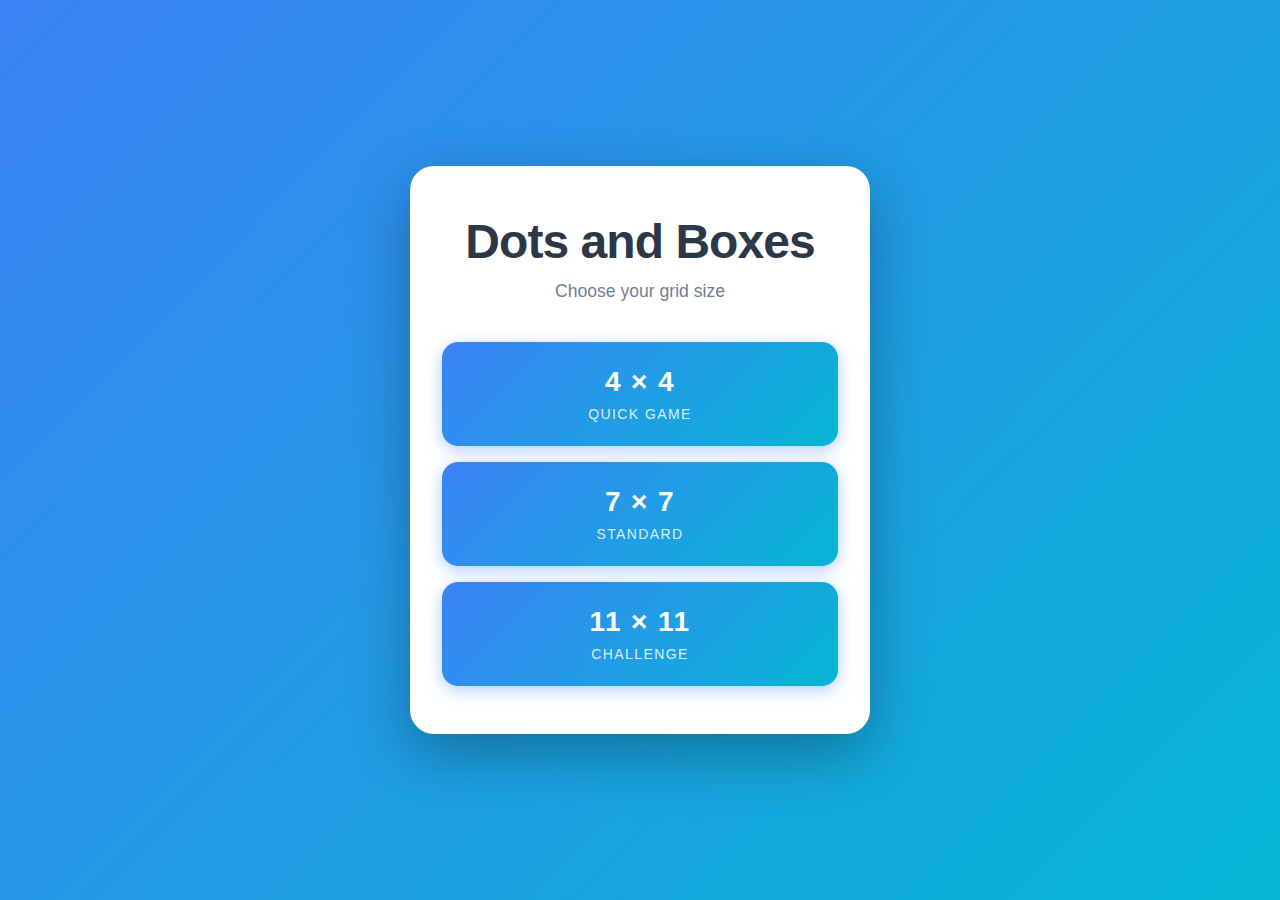
<file: index.html>
<!DOCTYPE html>
<html lang="en">
<head>
  <meta charset="UTF-8">
  <meta name="viewport" content="width=device-width, initial-scale=1.0">
  <title>Dots and Boxes</title>
  <link rel="stylesheet" href="game-style.css">
</head>
<body>

<div class="menu-container">
  <div class="menu-content">
    <h1 class="menu-heading">Dots and Boxes</h1>
    <p class="menu-subtitle">Choose your grid size</p>

    <div class="menu-buttons">
      <button class="menu-btn" onclick="startGame(4)">
        <span class="btn-size">4 × 4</span>
        <span class="btn-label">Quick Game</span>
      </button>
      <button class="menu-btn" onclick="startGame(7)">
        <span class="btn-size">7 × 7</span>
        <span class="btn-label">Standard</span>
      </button>
      <button class="menu-btn" onclick="startGame(11)">
        <span class="btn-size">11 × 11</span>
        <span class="btn-label">Challenge</span>
      </button>
    </div>
  </div>
</div>

<script>
  function startGame(size) {
    window.location.href = `dotsboxesgrid.html?size=${size}`;
  }
</script>

</body>
</html>
</file>
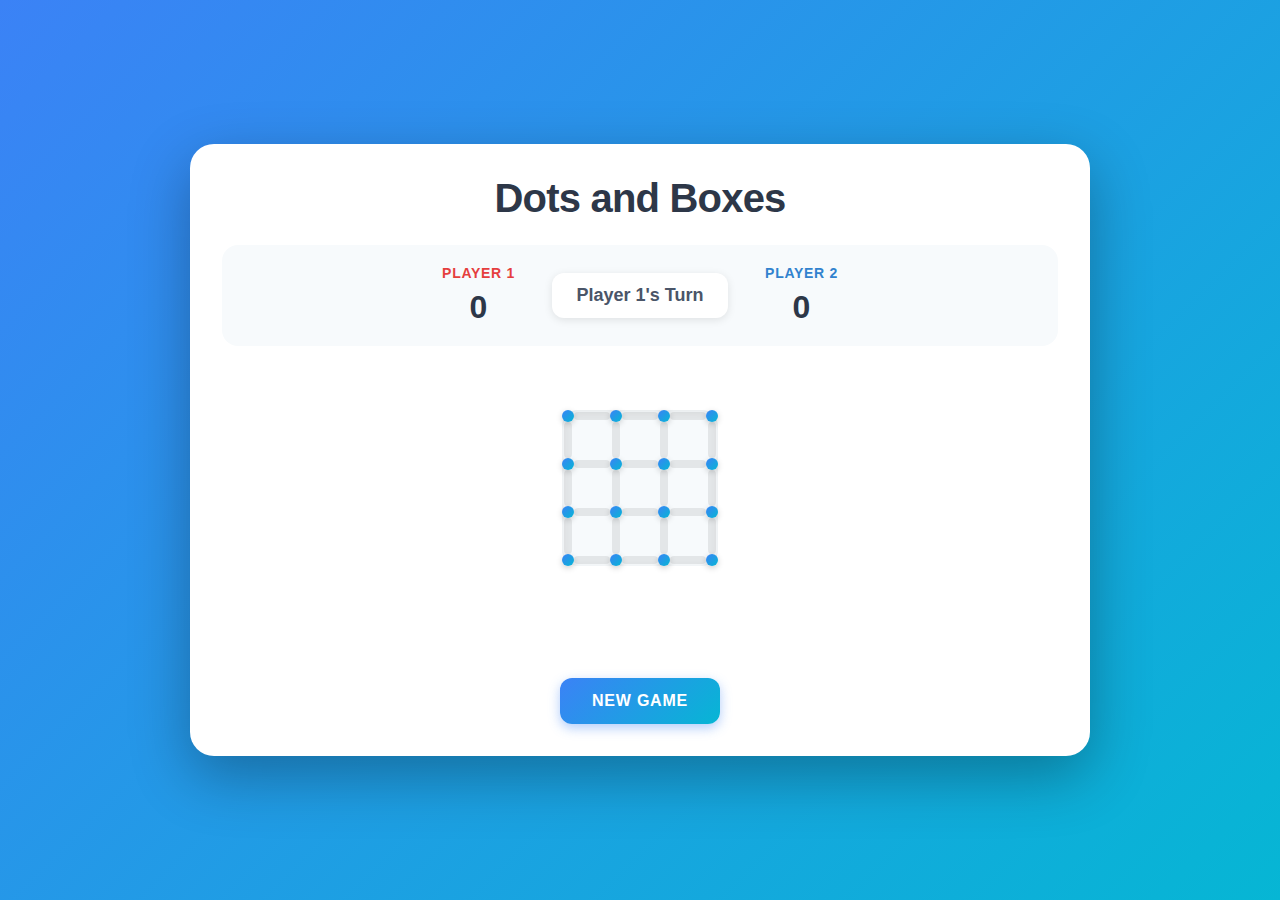
<file: dotsboxesgrid.html>
<!DOCTYPE html>
<html lang="en">
<head>
    <meta charset="UTF-8">
    <meta name="viewport" content="width=device-width, initial-scale=1.0">
    <title>Dots and Boxes - Play</title>
    <link rel="stylesheet" href="game-style.css">
</head>
<body>

  <div class="game-container">
    <div class="game-header">
      <h1 class="game-title">Dots and Boxes</h1>

      <div class="scoreboard">
        <div class="player-score p1-score">
          <div class="player-label">Player 1</div>
          <div class="score-value" id="score-p0">0</div>
        </div>
        <div class="turn-indicator" id="turn">Player 1's Turn</div>
        <div class="player-score p2-score">
          <div class="player-label">Player 2</div>
          <div class="score-value" id="score-p1">0</div>
        </div>
      </div>
    </div>

    <div class="board-wrapper">
      <div id="board"></div>
    </div>

    <div class="game-footer">
      <div id="status" class="status-message"></div>
      <button id="reset" class="reset-btn">New Game</button>
    </div>
  </div>

  <script type="module" src="game.js"></script>
</body>
</html>
</file>
<file: game-style.css>
* {
  margin: 0;
  padding: 0;
  box-sizing: border-box;
}

body {
  font-family: -apple-system, BlinkMacSystemFont, 'Segoe UI', Roboto, 'Helvetica Neue', Arial, sans-serif;
  background: linear-gradient(135deg, #3b82f6 0%, #06b6d4 100%);
  min-height: 100vh;
  display: flex;
  align-items: center;
  justify-content: center;
  padding: 20px;
  overflow-x: hidden;
}

/* Menu Styles */
.menu-container {
  width: 100%;
  max-width: 500px;
  padding: 20px;
}

.menu-content {
  background: white;
  border-radius: 24px;
  padding: 48px 32px;
  box-shadow: 0 20px 60px rgba(0, 0, 0, 0.3);
  text-align: center;
}

.menu-heading {
  font-size: clamp(2rem, 6vw, 3rem);
  font-weight: 800;
  color: #2d3748;
  margin-bottom: 12px;
  letter-spacing: -0.02em;
}

.menu-subtitle {
  font-size: 1.1rem;
  color: #718096;
  margin-bottom: 40px;
  font-weight: 500;
}

.menu-buttons {
  display: flex;
  flex-direction: column;
  gap: 16px;
}

.menu-btn {
  background: linear-gradient(135deg, #3b82f6 0%, #06b6d4 100%);
  border: none;
  border-radius: 16px;
  padding: 24px 32px;
  cursor: pointer;
  transition: all 0.3s ease;
  box-shadow: 0 4px 16px rgba(59, 130, 246, 0.4);
  display: flex;
  flex-direction: column;
  align-items: center;
  gap: 8px;
}

.menu-btn:hover {
  transform: translateY(-4px);
  box-shadow: 0 8px 24px rgba(59, 130, 246, 0.5);
}

.menu-btn:active {
  transform: translateY(-2px);
}

.btn-size {
  font-size: 1.75rem;
  font-weight: 700;
  color: white;
  letter-spacing: 0.05em;
}

.btn-label {
  font-size: 0.875rem;
  color: rgba(255, 255, 255, 0.85);
  font-weight: 500;
  text-transform: uppercase;
  letter-spacing: 0.1em;
}

/* Game Container */
.game-container {
  width: 100%;
  max-width: 900px;
  background: white;
  border-radius: 24px;
  padding: 32px;
  box-shadow: 0 20px 60px rgba(0, 0, 0, 0.3);
}

.game-header {
  text-align: center;
  margin-bottom: 32px;
}

.game-title {
  font-size: clamp(1.75rem, 4vw, 2.5rem);
  font-weight: 800;
  color: #2d3748;
  margin-bottom: 24px;
  letter-spacing: -0.02em;
}

.scoreboard {
  display: flex;
  align-items: center;
  justify-content: center;
  gap: 24px;
  flex-wrap: wrap;
  padding: 20px;
  background: #f7fafc;
  border-radius: 16px;
}

.player-score {
  display: flex;
  flex-direction: column;
  align-items: center;
  gap: 8px;
  min-width: 100px;
}

.player-label {
  font-size: 0.875rem;
  font-weight: 600;
  text-transform: uppercase;
  letter-spacing: 0.05em;
  color: #718096;
}

.p1-score .player-label {
  color: #e53e3e;
}

.p2-score .player-label {
  color: #3182ce;
}

.score-value {
  font-size: 2rem;
  font-weight: 800;
  color: #2d3748;
}

.turn-indicator {
  font-size: 1.125rem;
  font-weight: 700;
  color: #4a5568;
  padding: 12px 24px;
  background: white;
  border-radius: 12px;
  box-shadow: 0 2px 8px rgba(0, 0, 0, 0.1);
  white-space: nowrap;
}

/* Board */
.board-wrapper {
  display: flex;
  justify-content: center;
  align-items: center;
  padding: 32px 0;
  overflow-x: auto;
}

#board {
  position: relative;
  margin: 0 auto;
  background: #f7fafc;
  padding: 20px;
  border-radius: 16px;
  box-shadow: inset 0 2px 8px rgba(0, 0, 0, 0.08);
}

#board.disabled {
  pointer-events: none;
  opacity: 0.6;
}

/* Dots */
.dot {
  position: absolute;
  background: linear-gradient(135deg, #3b82f6 0%, #06b6d4 100%);
  border-radius: 50%;
  z-index: 10;
  box-shadow: 0 2px 6px rgba(0, 0, 0, 0.2);
}

/* Edges */
.edge {
  position: absolute;
  background: rgba(0, 0, 0, 0.08);
  cursor: pointer;
  z-index: 5;
  transition: all 0.2s ease;
  border-radius: 4px;
}

.edge:hover:not(.active) {
  background: rgba(59, 130, 246, 0.35);
}

.edge.active {
  cursor: default;
}

.edge.p0 {
  background: linear-gradient(135deg, #fc8181 0%, #e53e3e 100%);
  box-shadow: 0 2px 6px rgba(229, 62, 62, 0.3);
}

.edge.p1 {
  background: linear-gradient(135deg, #63b3ed 0%, #3182ce 100%);
  box-shadow: 0 2px 6px rgba(49, 130, 206, 0.3);
}

/* Boxes */
.box {
  position: absolute;
  background-color: transparent;
  z-index: 1;
  transition: all 0.3s cubic-bezier(0.34, 1.56, 0.64, 1);
  border-radius: 4px;
}

.box.p0 {
  background: linear-gradient(135deg, rgba(252, 129, 129, 0.5) 0%, rgba(229, 62, 62, 0.5) 100%);
  animation: boxCapture 0.4s ease;
}

.box.p1 {
  background: linear-gradient(135deg, rgba(99, 179, 237, 0.5) 0%, rgba(49, 130, 206, 0.5) 100%);
  animation: boxCapture 0.4s ease;
}

@keyframes boxCapture {
  0% {
    transform: scale(0.8);
    opacity: 0;
  }
  50% {
    transform: scale(1.05);
  }
  100% {
    transform: scale(1);
    opacity: 1;
  }
}

/* Footer */
.game-footer {
  display: flex;
  flex-direction: column;
  align-items: center;
  gap: 16px;
  margin-top: 32px;
}

.status-message {
  font-size: 1.25rem;
  font-weight: 700;
  color: #2d3748;
  min-height: 32px;
  text-align: center;
}

.reset-btn {
  background: linear-gradient(135deg, #3b82f6 0%, #06b6d4 100%);
  color: white;
  border: none;
  border-radius: 12px;
  padding: 14px 32px;
  font-size: 1rem;
  font-weight: 600;
  cursor: pointer;
  transition: all 0.3s ease;
  box-shadow: 0 4px 12px rgba(59, 130, 246, 0.4);
  text-transform: uppercase;
  letter-spacing: 0.05em;
}

.reset-btn:hover {
  transform: translateY(-2px);
  box-shadow: 0 6px 16px rgba(59, 130, 246, 0.5);
}

.reset-btn:active {
  transform: translateY(0);
}

/* Responsive */
@media (max-width: 768px) {
  body {
    padding: 12px;
  }

  .game-container {
    padding: 20px;
    border-radius: 16px;
  }

  .game-title {
    font-size: 1.5rem;
    margin-bottom: 16px;
  }

  .scoreboard {
    gap: 16px;
    padding: 16px;
  }

  .player-score {
    min-width: 80px;
  }

  .score-value {
    font-size: 1.5rem;
  }

  .turn-indicator {
    font-size: 1rem;
    padding: 10px 20px;
  }

  #board {
    padding: 16px;
  }

  .menu-content {
    padding: 32px 24px;
  }

  .menu-heading {
    font-size: 2rem;
  }

  .btn-size {
    font-size: 1.5rem;
  }
}

@media (max-width: 480px) {
  .scoreboard {
    flex-direction: column;
    gap: 12px;
  }

  .turn-indicator {
    order: -1;
  }

  .board-wrapper {
    padding: 20px 0;
  }
}
</file>
